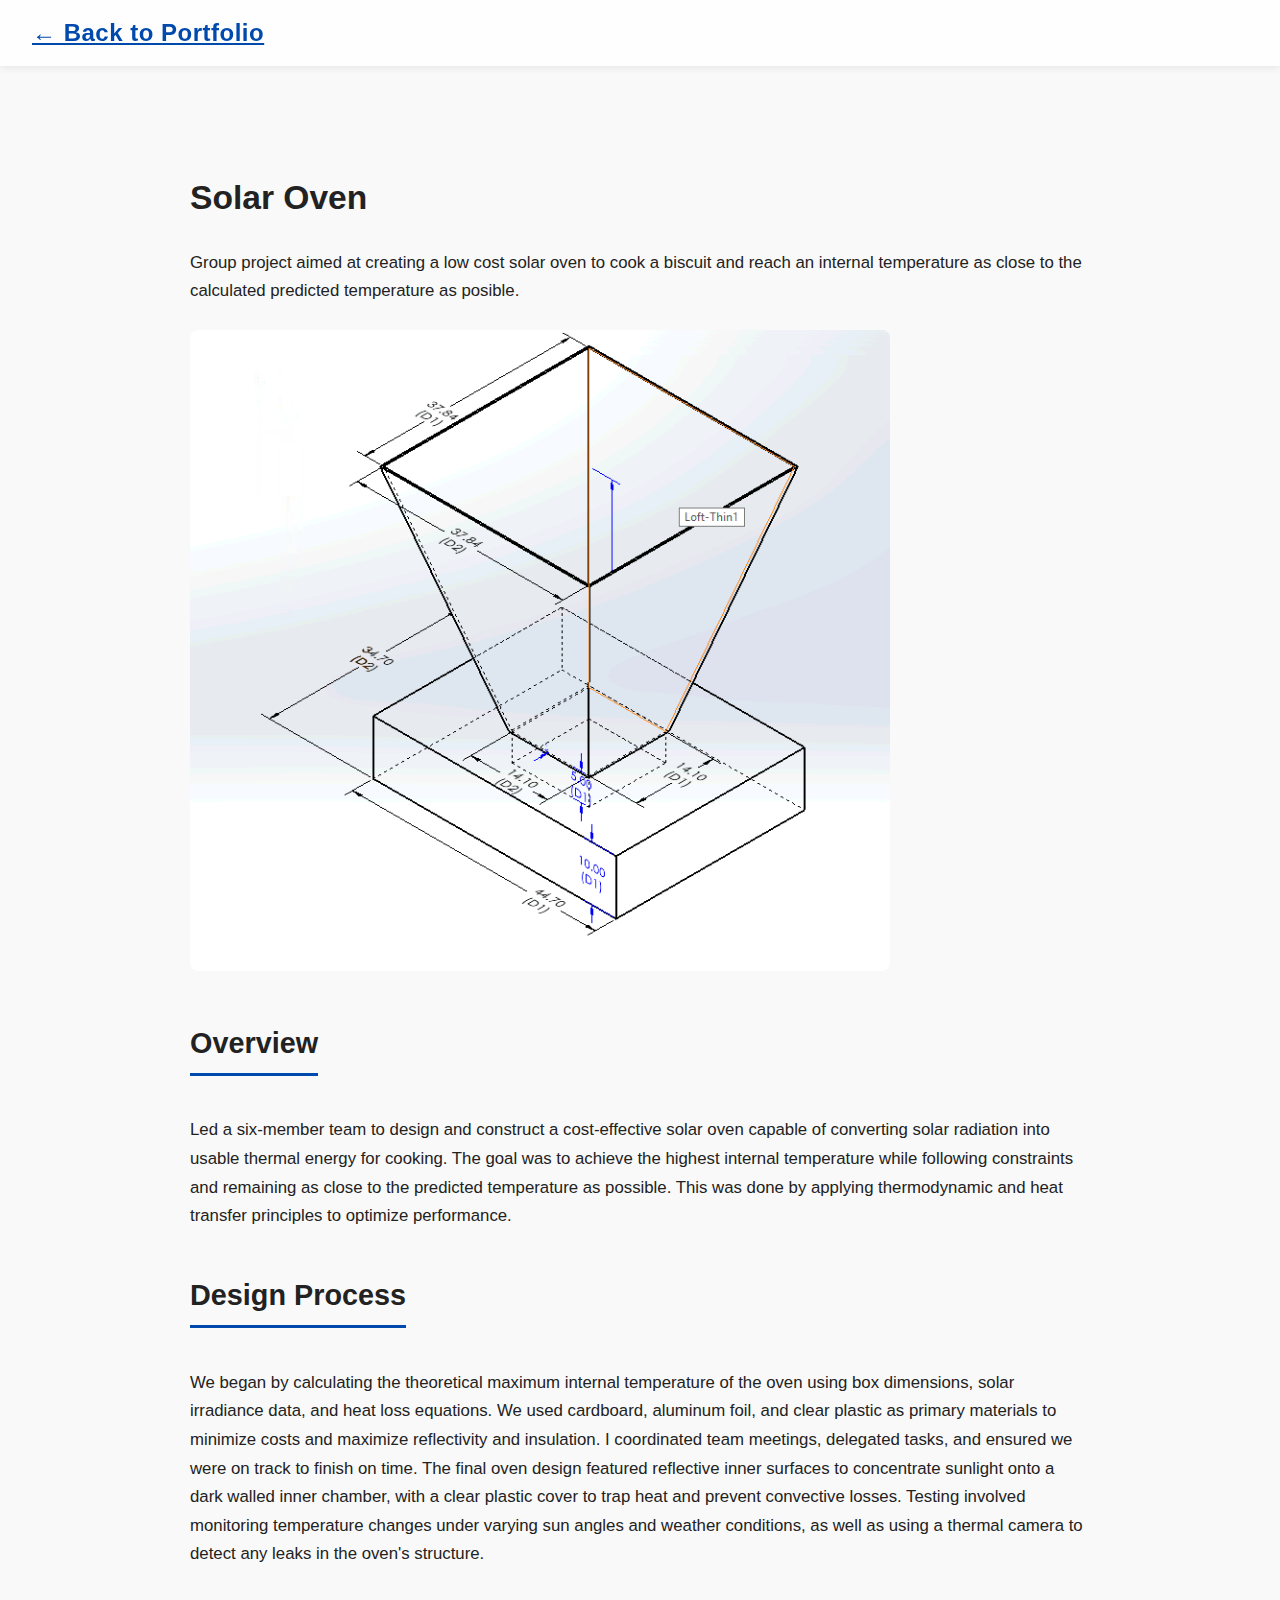
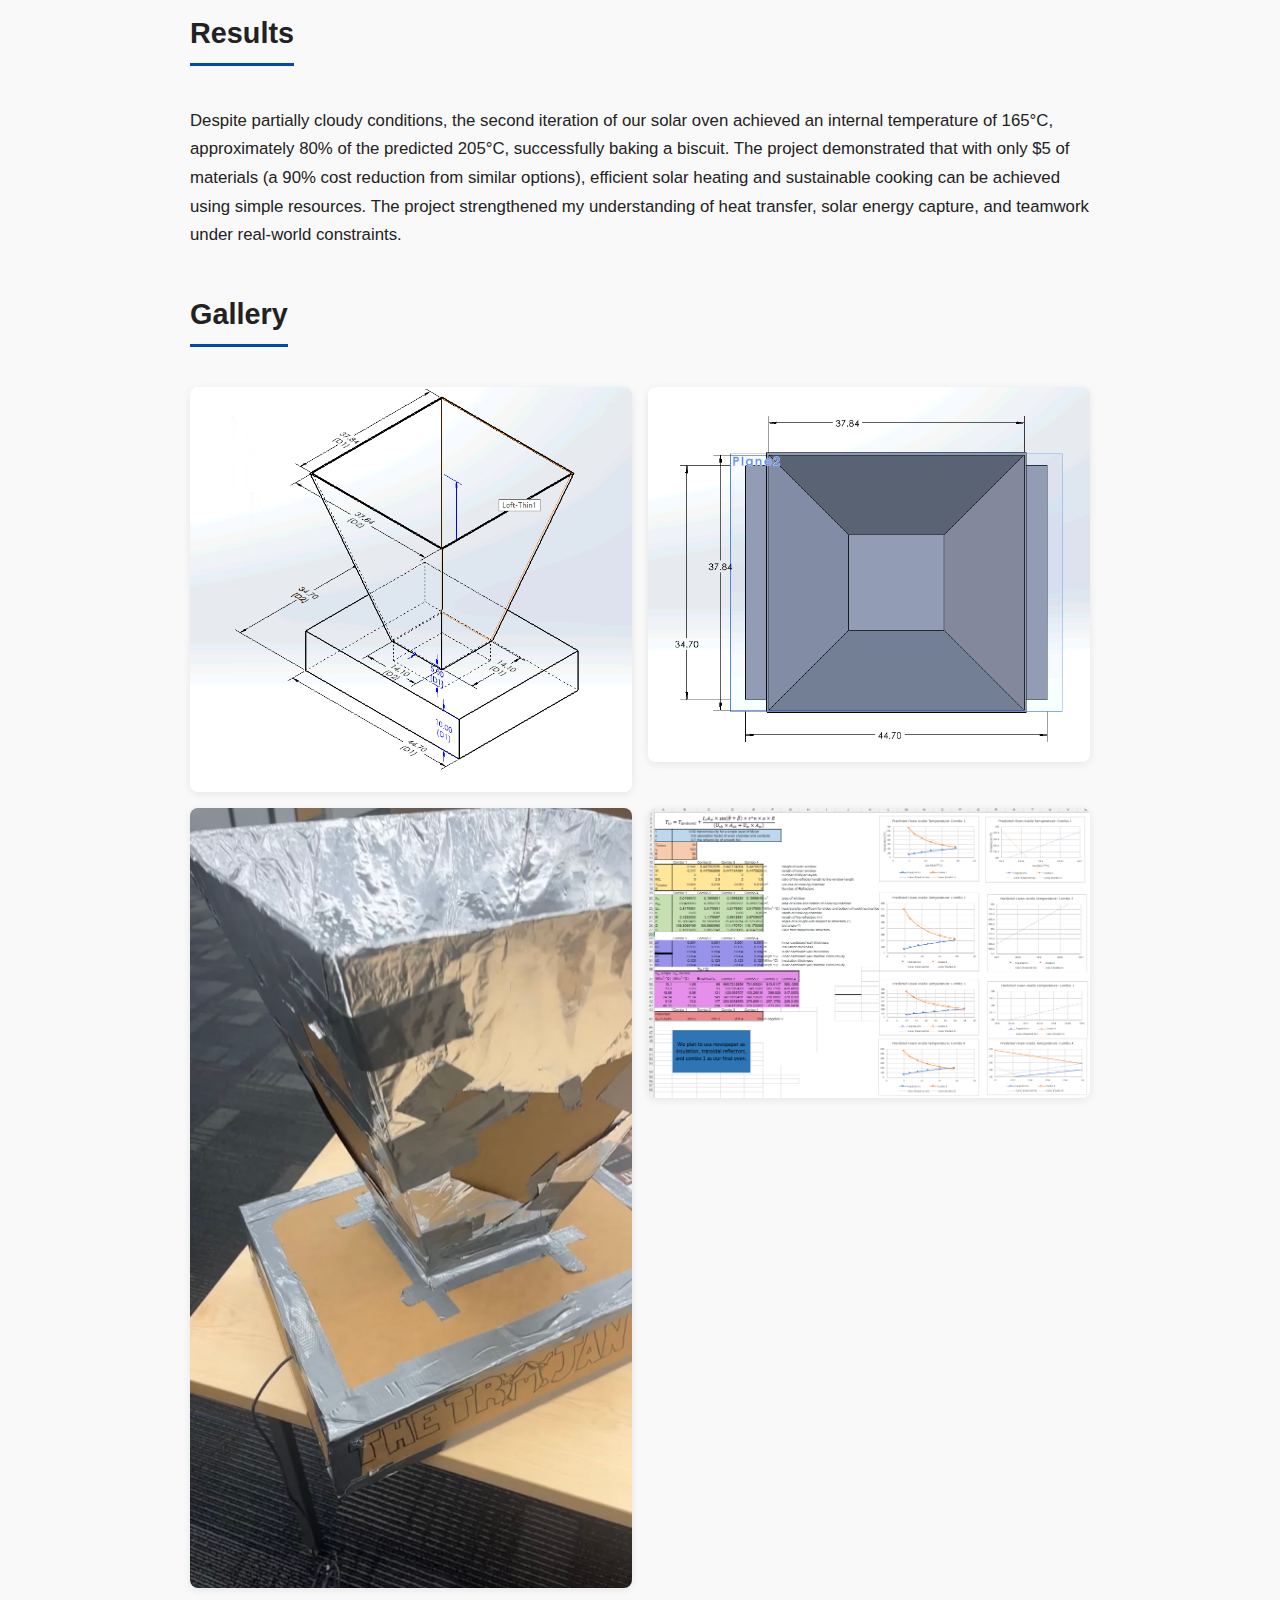
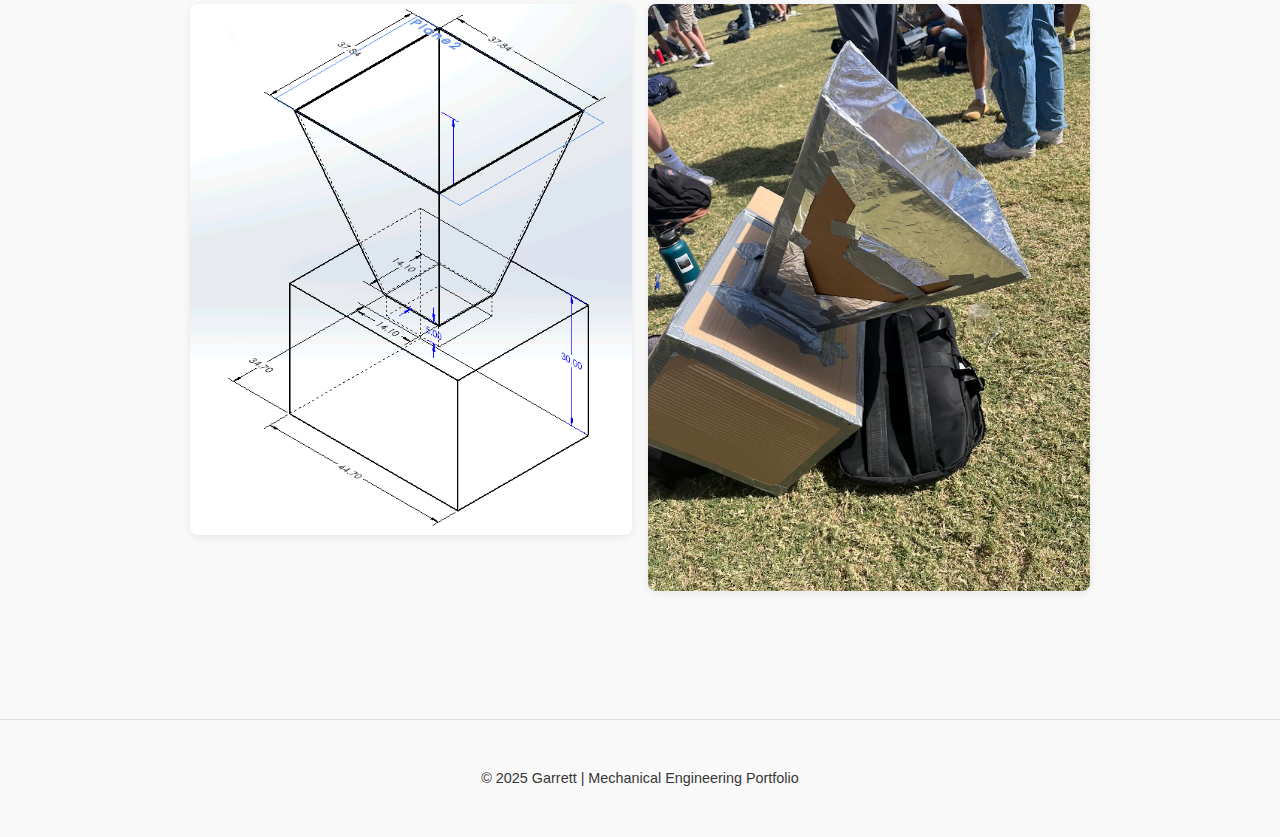
<file: projects/solar_oven.html>
<!DOCTYPE html>
<html lang="en">
<head>
  <meta charset="UTF-8" />
  <meta name="viewport" content="width=device-width, initial-scale=1.0" />
  <title>Solar Oven | Garrett's Portfolio</title>
  <link rel="stylesheet" href="../style.css" />
</head>
<body>
  <header>
    <a href="../index.html" class="logo">← Back to Portfolio</a>
  </header>

  <main class="section">
    <h1>Solar Oven</h1>
    <p class="project-summary">Group project aimed at creating a low cost solar oven to cook a biscuit and reach 
      an internal temperature as close to the calculated predicted temperature as posible.</p>

    <img src="../images/solar_oven/Solar_Oven_CAD_Model_Clear.png" alt="Clear 3D CAD model of solar oven" class="project-detail-img">

    <h2>Overview</h2>
    <p>Led a six-member team to design and construct a cost-effective solar oven capable of converting 
      solar radiation into usable thermal energy for cooking. The goal was to achieve the highest internal 
      temperature while following constraints and remaining as close to the predicted temperature as possible. 
      This was done by applying thermodynamic and heat transfer principles to optimize performance.</p>

    <h2>Design Process</h2>
    <p>We began by calculating the theoretical maximum internal temperature of the oven using box dimensions, 
      solar irradiance data, and heat loss equations. We used cardboard, aluminum foil, and clear 
      plastic as primary materials to minimize costs and maximize reflectivity and insulation. I coordinated 
      team meetings, delegated tasks, and ensured we were on track to finish on time. The final oven design featured reflective 
      inner surfaces to concentrate sunlight onto a dark walled inner chamber, with a clear plastic cover to trap heat 
      and prevent convective losses. Testing involved monitoring temperature changes under varying sun angles and 
      weather conditions, as well as using a thermal camera to detect any leaks in the oven's structure.</p>

    <h2>Results</h2>
    <p>Despite partially cloudy conditions, the second iteration of our solar oven achieved an internal temperature 
      of 165°C, approximately 80% of the predicted 205°C, successfully baking a biscuit. The project demonstrated 
      that with only $5 of materials (a 90% cost reduction from similar options), efficient solar heating and 
      sustainable cooking can be achieved using simple resources. The project strengthened my understanding of 
      heat transfer, solar energy capture, and teamwork under real-world constraints.</p>

    <h2>Gallery</h2>
    <div class="project-gallery">
      <img src="../images/solar_oven/Solar_Oven_CAD_Model_Clear.png" alt="Clear 3D CAD model of test solar oven">
      <img src="../images/solar_oven/Solar_Oven_CAD_Model_Top_Solid.png" alt="3D CAD model of test solar oven">
      <img src="../images/solar_oven/solar _oven_V1.jpeg" alt="Test solar oven">
      <img src="../images/solar_oven/Solar_Oven_Excel_Data.png" alt="Excel data for solar oven">
      <img src="../images/solar_oven/Solar_Oven_V2_CAD_Model_Clear.png" alt="3D CAD model of final solar oven">
      <img src="../images/solar_oven/Solar_Oven_V2.jpeg" alt="Final solar oven">
    </div>
  </main>

  <footer>
    <p>© 2025 Garrett | Mechanical Engineering Portfolio</p>
  </footer>
</body>
</html>
</file>
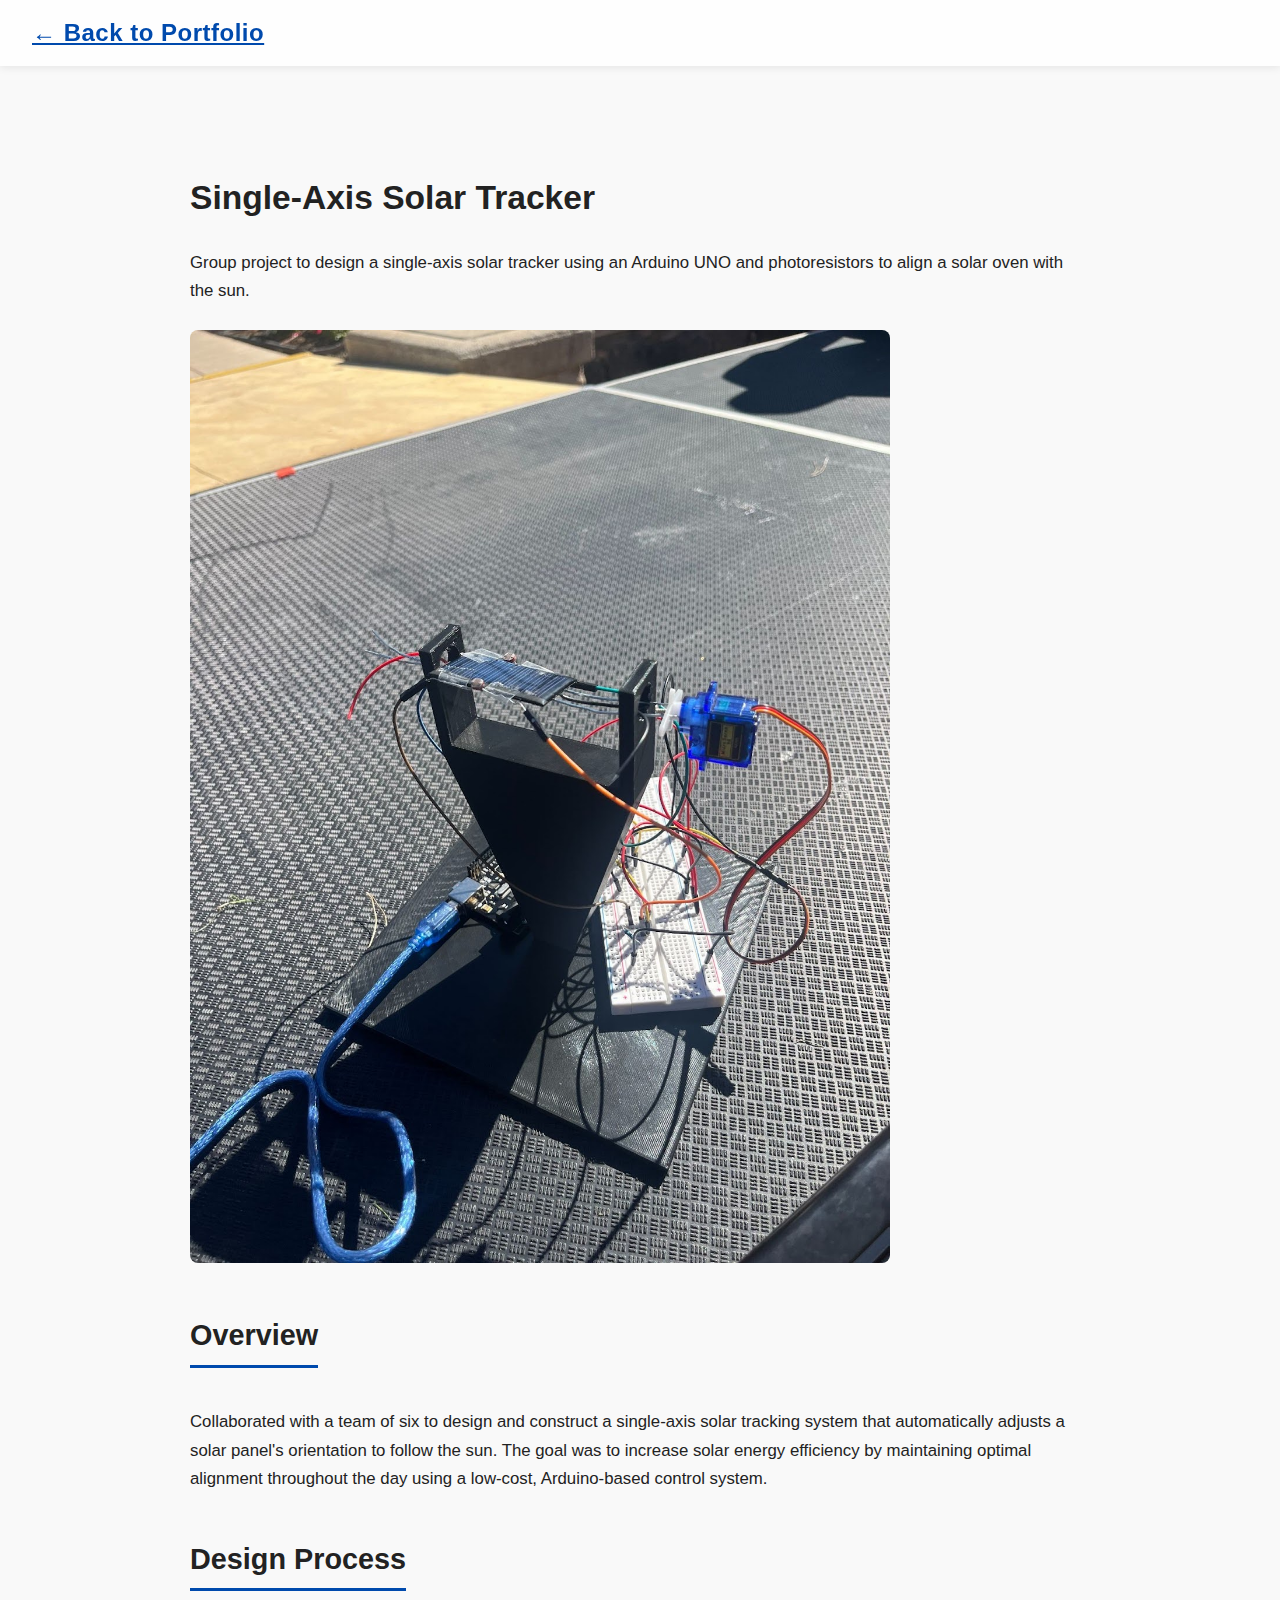
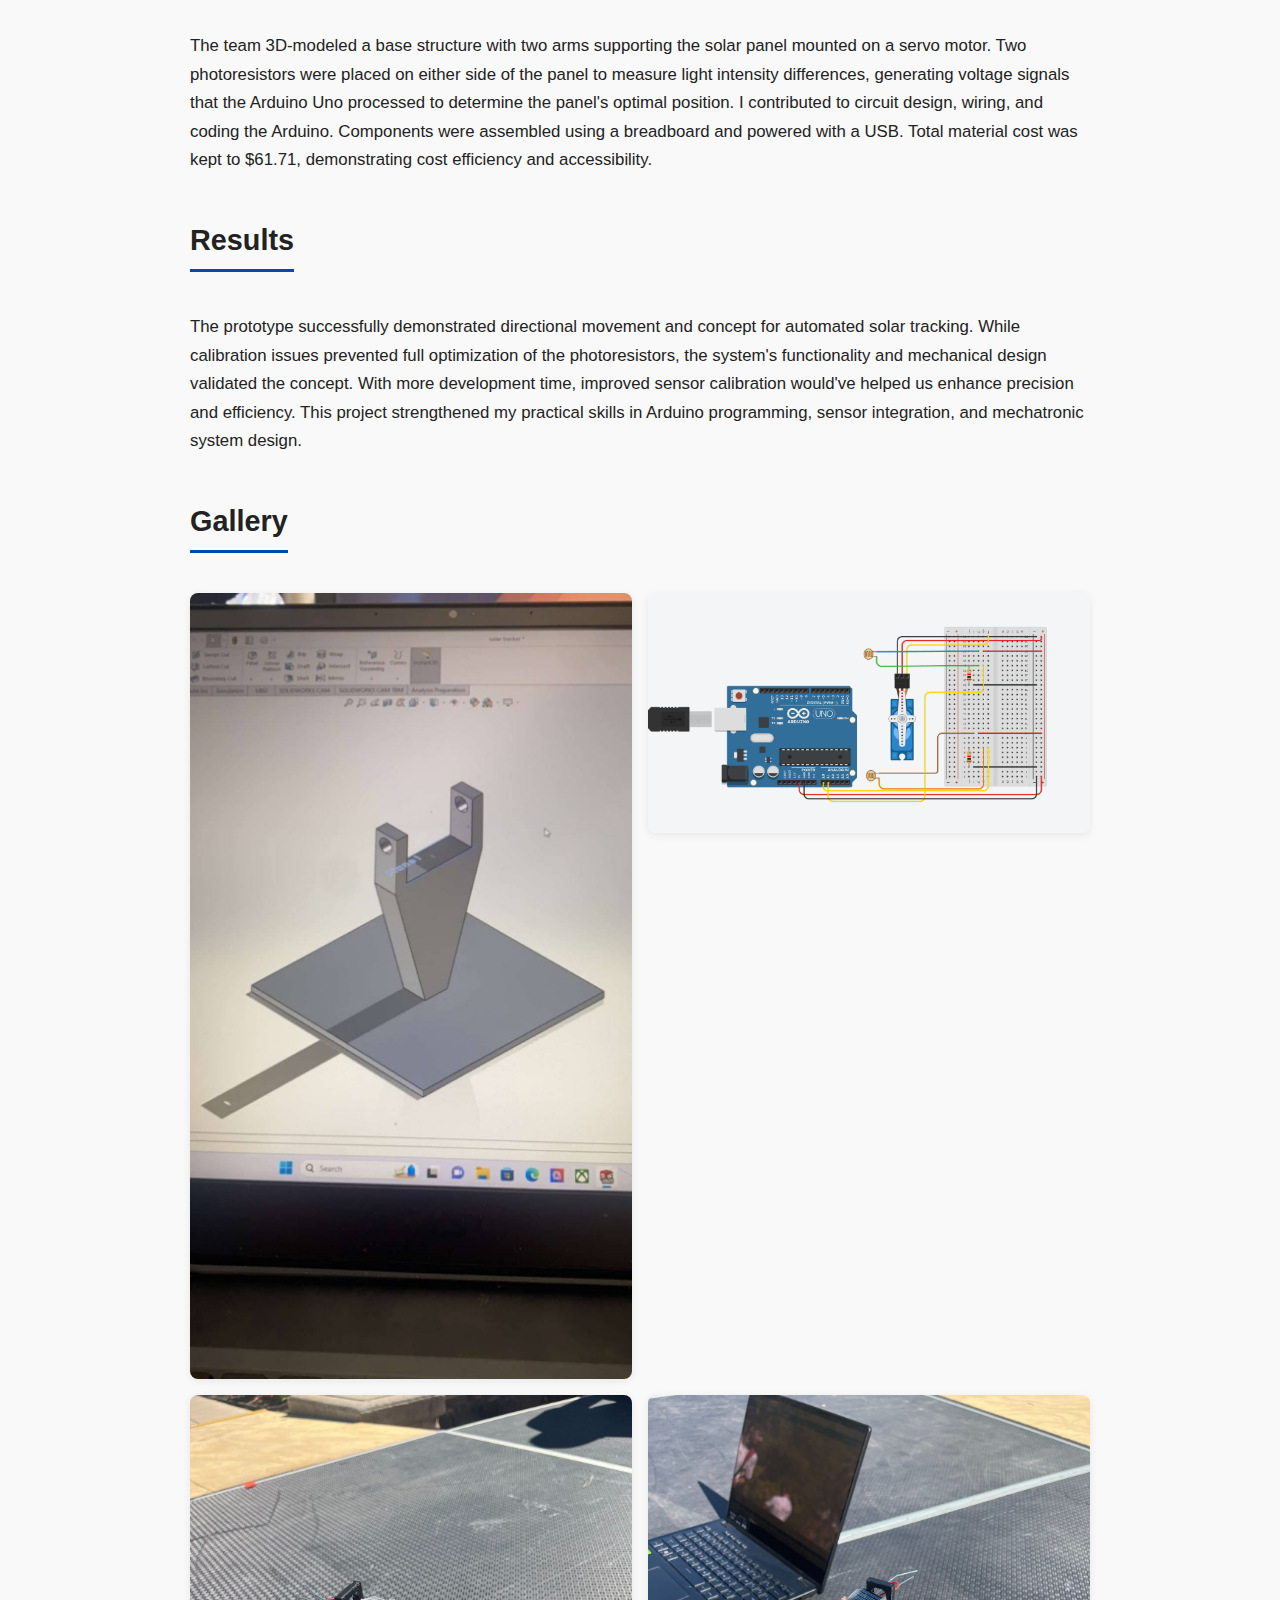
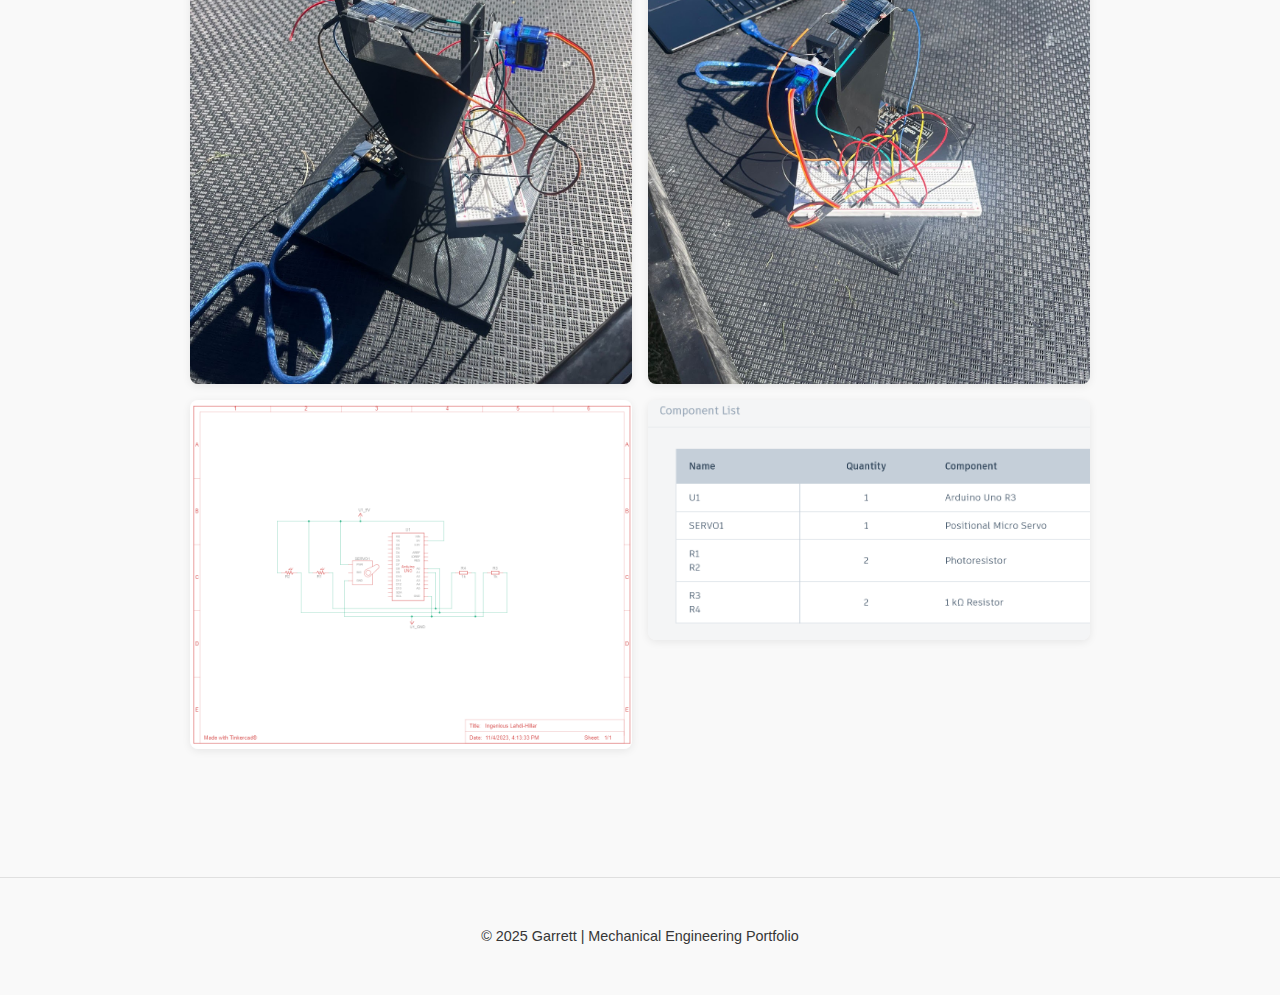
<file: projects/solar_tracker.html>
<!DOCTYPE html>
<html lang="en">
<head>
  <meta charset="UTF-8" />
  <meta name="viewport" content="width=device-width, initial-scale=1.0" />
  <title>Solar Tracker | Garrett's Portfolio</title>
  <link rel="stylesheet" href="../style.css" />
</head>
<body>
  <header>
    <a href="../index.html" class="logo">← Back to Portfolio</a>
  </header>

  <main class="section">
    <h1>Single-Axis Solar Tracker</h1>
    <p class="project-summary">Group project to design a single-axis solar tracker using an Arduino UNO and 
      photoresistors to align a solar oven with the sun.</p>

    <img src="../images/solar_tracker/Solar_Tracker.jpg" alt="Project image" class="project-detail-img" loading="lazy">

    <h2>Overview</h2>
    <p>Collaborated with a team of six to design and construct a single-axis solar tracking system that 
      automatically adjusts a solar panel's orientation to follow the sun. The goal was to increase solar energy 
      efficiency by maintaining optimal alignment throughout the day using a low-cost, Arduino-based control 
      system.</p>

    <h2>Design Process</h2>
    <p>The team 3D-modeled a base structure with two arms supporting the solar panel mounted on a servo motor. 
      Two photoresistors were placed on either side of the panel to measure light intensity differences, 
      generating voltage signals that the Arduino Uno processed to determine the panel's optimal position. 
      I contributed to circuit design, wiring, and coding the Arduino. Components were assembled using a 
      breadboard and powered with a USB. Total material cost was kept to $61.71, demonstrating cost efficiency 
      and accessibility.</p>

    <h2>Results</h2>
    <p>The prototype successfully demonstrated directional movement and concept for automated solar tracking. 
      While calibration issues prevented full optimization of the photoresistors, the system's functionality and 
      mechanical design validated the concept. With more development time, improved sensor calibration would've 
      helped us enhance precision and efficiency. This project strengthened my practical skills in Arduino 
      programming, sensor integration, and mechatronic system design.</p>

    <h2>Gallery</h2>
    <div class="project-gallery">
      <img src="../images/solar_tracker/Base_of_Solar_Tracker_CAD.jpg" alt="3D CAD model of solar tracker base" loading="lazy">
      <img src="../images/solar_tracker/Arduino_Wiring.png" alt="Arduino wiring for solar tracker" loading="lazy">
      <img src="../images/solar_tracker/Solar_Tracker.jpg" alt="Solar tracker in testing" loading="lazy"> 
      <img src="../images/solar_tracker/Solar_Tracker_2.jpg" alt="Solar tracker in testing" loading="lazy">
      <img src="../images/solar_tracker/Wiring_Diagram.png" alt="Wiring diagram for solar tracker" loading="lazy">
      <img src="../images/solar_tracker/Component_List.png" alt="Component list for solar tracker" loading="lazy">
    </div>
  </main>

  <footer>
    <p>© 2025 Garrett | Mechanical Engineering Portfolio</p>
  </footer>
</body>
</html>
</file>
<file: style.css>
/* ===== Unified Color + Design System ===== */
:root {
  --accent: #004aad;
  --bg-color: #f9f9f9;
  --text-color: #222;
  --panel-bg: rgba(255,255,255,0.95);
  --card-bg: #fff;
  --card-border: #ddd;
  --header-bg: rgba(255,255,255,0.85);
  --footer-border: #ddd;
  --shadow: 0 2px 8px rgba(0,0,0,0.08);
}

@media (prefers-color-scheme: dark) {
  :root {
    --bg-color: #121212;
    --text-color: #eaeaea;
    --panel-bg: rgba(24,24,24,0.95);
    --card-bg: #1c1c1c;
    --card-border: #333;
    --header-bg: rgba(18,18,18,0.9);
    --footer-border: #333;
    --shadow: 0 4px 12px rgba(0,0,0,0.6);
  }
}

/* ===== Global Layout ===== */
html {
  scroll-behavior: smooth;
  scroll-padding-top: 70px;
}

body {
  margin: 0;
  font-family: "Inter", "Segoe UI", Roboto, sans-serif;
  background-color: var(--bg-color);
  color: var(--text-color);
  line-height: 1.7;
  font-size: 1.05rem;
  transition: background-color 0.3s ease, color 0.3s ease;
}

/* ===== Header / Navbar ===== */
header {
  position: sticky;
  top: 0;
  display: flex;
  justify-content: space-between;
  align-items: center;
  padding: 0.8rem 2rem;
  background-color: var(--header-bg);
  box-shadow: var(--shadow);
  z-index: 1000;
  backdrop-filter: blur(8px);
}

.logo {
  font-weight: 700;
  font-size: 1.5rem;
  color: var(--accent);
  letter-spacing: 0.5px;
}

.nav-links {
  display: flex;
  gap: 1.5rem;
  align-items: center;
}

.nav-links a {
  color: var(--text-color);
  text-decoration: none;
  font-weight: 500;
  font-size: 1rem;
  transition: color 0.2s ease;
}

.nav-links a:hover,
.nav-links a.active {
  color: var(--accent);
}

.nav-links li {
  list-style: none;
  border: none;
}

.menu-toggle {
  display: none;
  background: none;
  border: none;
  font-size: 1.8rem;
  cursor: pointer;
  color: var(--text-color);
}

/* ===== Mobile Menu (Fixed) ===== */
@media (max-width: 768px) {
  .menu-toggle {
    display: block;
  }

  .nav-links {
    display: none;
    flex-direction: column;
    align-items: stretch;
    background-color: var(--panel-bg);
    backdrop-filter: blur(8px);
    position: absolute;
    top: 100%;
    left: 0;
    right: 0; /* Use right: 0 instead of width: 100% */
    width: auto; /* Let it fill naturally */
    z-index: 1500;
    border-bottom: 1px solid var(--card-border);
    box-shadow: 0 8px 24px rgba(0, 0, 0, 0.25);
    transition: max-height 0.3s ease;
    overflow-y: auto;
    overflow-x: hidden;
    max-height: 80vh;
    padding: 0.5rem 0;
    box-sizing: border-box; /* Important: include padding in width calculation */
  }

  .nav-links.active {
    display: flex;
  }

  .nav-links a {
    font-size: 1.1rem;
    text-align: left; /* Changed from right to left for better readability */
    display: block;
    padding: 0.8rem 1.25rem;
    white-space: normal;
    word-wrap: break-word;
    box-sizing: border-box; /* Include padding in width */
    overflow-wrap: break-word; /* Better text wrapping support */
    min-width: 0; /* Allows flex children to shrink below content size */
  }

  .nav-links .dropbtn {
    padding: 0.8rem 1.25rem;
    box-sizing: border-box;
    min-width: 0;
  }

  #home {
    border-radius: 0 0 20px 20px;
    padding: 2rem 1rem;
    min-height: 70vh;
  }

  #home h1 {
    font-size: 1.9rem;
  }
}

/* ===== Dropdown Menu (Click + Hover compatible) ===== */
.dropdown {
  position: relative;
}

.dropbtn {
  cursor: pointer;
  display: inline-block;
}

.dropdown-content {
  position: absolute;
  top: 100%;
  left: 0;
  background-color: var(--card-bg);
  box-shadow: 0 4px 10px rgba(0, 0, 0, 0.1);
  border-radius: 8px;
  min-width: 200px;
  overflow: hidden;
  z-index: 1000;
  opacity: 0;
  transform: translateY(-10px);
  pointer-events: none;
  transition: opacity 0.25s ease, transform 0.25s ease;
}

.dropdown-content a {
  display: block;
  padding: 0.75rem 1rem;
  color: var(--text-color);
  text-decoration: none;
  transition: background 0.2s ease, color 0.2s ease;
}

.dropdown-content a:hover {
  background-color: var(--accent);
  color: white;
}

/* Show dropdown (for hover or JS toggle) */
.dropdown.open .dropdown-content,
.dropdown:hover .dropdown-content {
  opacity: 1;
  transform: translateY(0);
  pointer-events: auto;
}

/* ===== Dropdown Arrow Animation ===== */
.arrow {
  display: inline-block;
  transition: transform 0.25s ease;
}

.dropdown.open .arrow,
.dropdown:hover .arrow {
  transform: rotate(180deg);
}

/* ===== Mobile Dropdown Final (Clean and Stable) ===== */
@media (max-width: 768px) {
  .dropdown {
    width: 100%;
  }

  .dropbtn {
    display: flex;
    align-items: center;
    justify-content: space-between;
    width: 100%;
    padding: 0.75rem 1.25rem;
    background: transparent;
    border: none;
    color: var(--text-color);
    font-size: 1.05rem;
  }

  .arrow {
    transition: transform 0.25s ease;
  }

  .dropdown-content {
    background-color: var(--card-bg);
    border-top: 1px solid var(--card-border);
    overflow: hidden;
    max-height: 0;
    opacity: 0;
    transition: max-height 0.3s ease, opacity 0.3s ease;
  }

  .dropdown.open .dropdown-content {
    max-height: 400px;
    opacity: 1;
  }

  .dropdown-content a {
    display: block;
    padding: 0.75rem 2rem;
    text-decoration: none;
    color: var(--text-color);
    background: transparent;
    font-size: 0.95rem;
  }

  .dropdown-content a:hover {
    background-color: var(--accent);
    color: white;
  }

  /* Arrow rotation when open */
  .dropdown.open .arrow {
    transform: rotate(180deg);
  }
}

/* ===== Home Section (Circular Headshot + Animation) ===== */
.home {
  background: none; /* removes gradient background */
  padding-top: 3rem; /* reduce top space */
}

.home-container {
  display: flex;
  align-items: center;
  justify-content: center;
  gap: 2rem;
  flex-wrap: wrap;
  text-align: left;
  min-height: 70vh; /* slightly shorter */
  animation: fadeIn 1.2s ease-in forwards;
  opacity: 0; /* start transparent, fade in */
}

.headshot {
  width: 220px;
  height: 220px;
  border-radius: 50%;
  object-fit: cover;
  box-shadow: 0 4px 15px rgba(0, 0, 0, 0.1);
  transform: translateY(20px);
  opacity: 0;
  animation: fadeUp 1.4s ease forwards;
  animation-delay: 0.2s;
}

.intro-text {
  max-width: 500px;
  transform: translateY(20px);
  opacity: 0;
  animation: fadeUp 1.4s ease forwards;
  animation-delay: 0.4s;
}

.intro-text h1 {
  font-size: 2.2rem;
  margin-bottom: 0.5rem;
}

.intro-text p {
  font-size: 1.1rem;
  opacity: 0.9;
}

/* Mobile Layout */
@media (max-width: 768px) {
  .home-container {
    flex-direction: column;
    text-align: center;
    gap: 1.5rem;
    padding-top: 2rem;
  }

  .headshot {
    width: 180px;
    height: 180px;
  }
}

/* ===== Animations ===== */
@keyframes fadeIn {
  from { opacity: 0; }
  to { opacity: 1; }
}

@keyframes fadeUp {
  from {
    opacity: 0;
    transform: translateY(20px);
  }
  to {
    opacity: 1;
    transform: translateY(0);
  }
}

/* ===== Scroll Reveal Animation ===== */
.reveal {
  opacity: 0;
  transform: translateY(30px);
  transition: opacity 0.8s ease, transform 0.8s ease;
}

.reveal.visible {
  opacity: 1;
  transform: translateY(0);
}

/* ===== Section Layout ===== */
.section {
  padding: 5rem 2rem;
  max-width: 900px;
  margin: auto;
}

.section h2 {
  border-bottom: 3px solid var(--accent);
  display: inline-block;
  padding-bottom: 0.3rem;
  margin-bottom: 1.5rem;
  font-size: 1.8rem;
}

.section p {
  font-size: 1.05rem;
  color: var(--text-color);
}

/* ===== Projects ===== */
.project-grid {
  display: grid;
  grid-template-columns: repeat(auto-fit, minmax(280px, 1fr));
  gap: 1.5rem;
  margin-top: 1.5rem;
}

.project-card {
  border: 1px solid var(--card-border);
  background: var(--card-bg);
  padding: 1rem;
  border-radius: 12px;
  box-shadow: var(--shadow);
  transition: transform 0.2s ease, box-shadow 0.2s ease;
}

.project-card:hover {
  transform: translateY(-5px);
  box-shadow: 0 8px 24px rgba(0, 0, 0, 0.12);
}

.project-card img,
.project-card iframe {
  width: 100%;
  border-radius: 8px;
  margin-bottom: 0.75rem;
}

.project-card h3 {
  margin-top: 0.5rem;
  font-size: 1.2rem;
}

.project-link {
  text-decoration: none !important;
  color: inherit;
  display: block;
  transition: transform 0.2s ease, box-shadow 0.2s ease;
}

.project-link:hover {
  text-decoration: none;
}

.project-link:hover .project-card {
  transform: translateY(-5px);
  box-shadow: 0 8px 24px rgba(0, 0, 0, 0.12);
  cursor: pointer;
}

.project-detail-img {
  width: 100%;
  max-width: 700px;
  border-radius: 8px;
  margin: 1.5rem 0;
  display: block;
}

/* ===== Project Gallery (2 images wide) ===== */
.project-gallery {
  display: grid;
  grid-template-columns: repeat(2, 1fr);
  gap: 1rem;
  margin-top: 1rem;
}

/* For smaller screens, make it 1 image wide */
@media (max-width: 768px) {
  .project-gallery {
    grid-template-columns: 1fr;
  }
}

.project-gallery img {
  width: 100%;
  border-radius: 8px;
  box-shadow: var(--shadow);
}

/* ===== Hobbies Section (Stacked Layout) ===== */
.hobby-grid {
  display: flex !important;
  flex-direction: column;
  gap: 2rem;
  margin-top: 2rem;
}

.hobby-card {
  background: var(--card-bg);
  border: 1px solid var(--card-border);
  border-radius: 12px;
  padding: 1.5rem;
  box-shadow: var(--shadow);
  transition: transform 0.2s ease, box-shadow 0.2s ease;
}

.hobby-card:hover {
  transform: translateY(-4px);
  box-shadow: 0 6px 18px rgba(0,0,0,0.1);
}

.hobby-card h3 {
  margin-top: 0;
  border-bottom: 2px solid var(--accent);
  display: inline-block;
  padding-bottom: 0.3rem;
  margin-bottom: 1rem;
}

/* ===== Hobbies Divider ===== */
.hobby-divider {
  border: none;
  border-top: 2px solid var(--accent);
  width: 60%;
  margin: 1rem auto 1rem auto;
  opacity: 0.5;
}

.hobby-divider.reveal {
  transform: none;
  transition: opacity 1s ease;
}

/* ===== Video Gallery (2-wide layout) ===== */
.video-gallery {
  display: grid;
  grid-template-columns: repeat(2, 1fr);
  gap: 1rem;
  margin-top: 1rem;
}

.video-gallery iframe {
  width: 100%;
  aspect-ratio: 16 / 9;
  border: none;
  border-radius: 8px;
  box-shadow: var(--shadow);
}

/* Make it single-column on smaller screens */
@media (max-width: 768px) {
  .video-gallery {
    grid-template-columns: 1fr;
  }
}

.photo-grid {
  display: grid;
  grid-template-columns: repeat(2, 1fr);
  gap: 0.75rem;
  margin-top: 1rem;
  align-items: start;
}

.photo-grid img {
  width: 100%;
  height: auto; /* keep natural proportions */
  object-fit: contain; /* ensures no cropping */
  border-radius: 8px;
  box-shadow: var(--shadow);
  transition: transform 0.2s ease, box-shadow 0.2s ease;
}

.photo-grid img:hover {
  transform: scale(1.03);
  box-shadow: 0 8px 20px rgba(0, 0, 0, 0.15);
}

@media (max-width: 768px) {
  .photo-grid {
    grid-template-columns: 1fr;
  }
}

.instagram-media {
  margin: 1rem auto !important;
  max-width: 100% !important;
  border-radius: 8px !important;
  display: block;
}

/* ===== Buttons ===== */
.btn {
  display: inline-block;
  margin-top: 1.5rem;
  padding: 0.7rem 1.5rem;
  background-color: var(--accent);
  color: white;
  text-decoration: none;
  border-radius: 8px;
  font-weight: 600;
  transition: background-color 0.2s ease, transform 0.1s ease;
}

.btn:hover {
  background-color: #003b88;
  transform: translateY(-2px);
}

/* ===== Footer ===== */
footer {
  text-align: center;
  padding: 2rem 1rem;
  font-size: 0.9rem;
  border-top: 1px solid var(--footer-border);
  margin-top: 3rem;
  opacity: 0.9;
}

/* ===== Lightbox Image Viewer ===== */
.lightbox {
  position: fixed;
  top: 0;
  left: 0;
  width: 100%;
  height: 100%;
  background: rgba(0, 0, 0, 0.8);
  display: flex;
  align-items: center;
  justify-content: center;
  opacity: 0;
  pointer-events: none;
  transition: opacity 0.3s ease;
  z-index: 2000;
}

.lightbox.visible {
  opacity: 1;
  pointer-events: auto;
}

.lightbox img {
  max-width: 90%;
  max-height: 90%;
  border-radius: 8px;
  box-shadow: 0 4px 20px rgba(0,0,0,0.5);
  object-fit: contain;
  cursor: zoom-out;
}

/* ===== Contact Section (Hyperlinks + SVG Icons) ===== */
.contact-list {
  list-style: none;
  padding: 0;
  margin-top: 1.5rem;
  display: flex;
  flex-direction: column;
  align-items: center;
  gap: 0.8rem;
}

.contact-list li {
  display: flex;
  align-items: center;
  gap: 0.6rem;
  font-size: 1.1rem;
}

.contact-list a {
  color: var(--accent);
  text-decoration: none;
  font-weight: 500;
  transition: color 0.2s ease;
}

.contact-list a:hover {
  text-decoration: underline;
  color: var(--text-color);
}

.icon {
  width: 1.3rem;
  height: 1.3rem;
  flex-shrink: 0;
  color: var(--text-color);
  opacity: 0.9;
  transition: color 0.2s ease;
}
</file>
